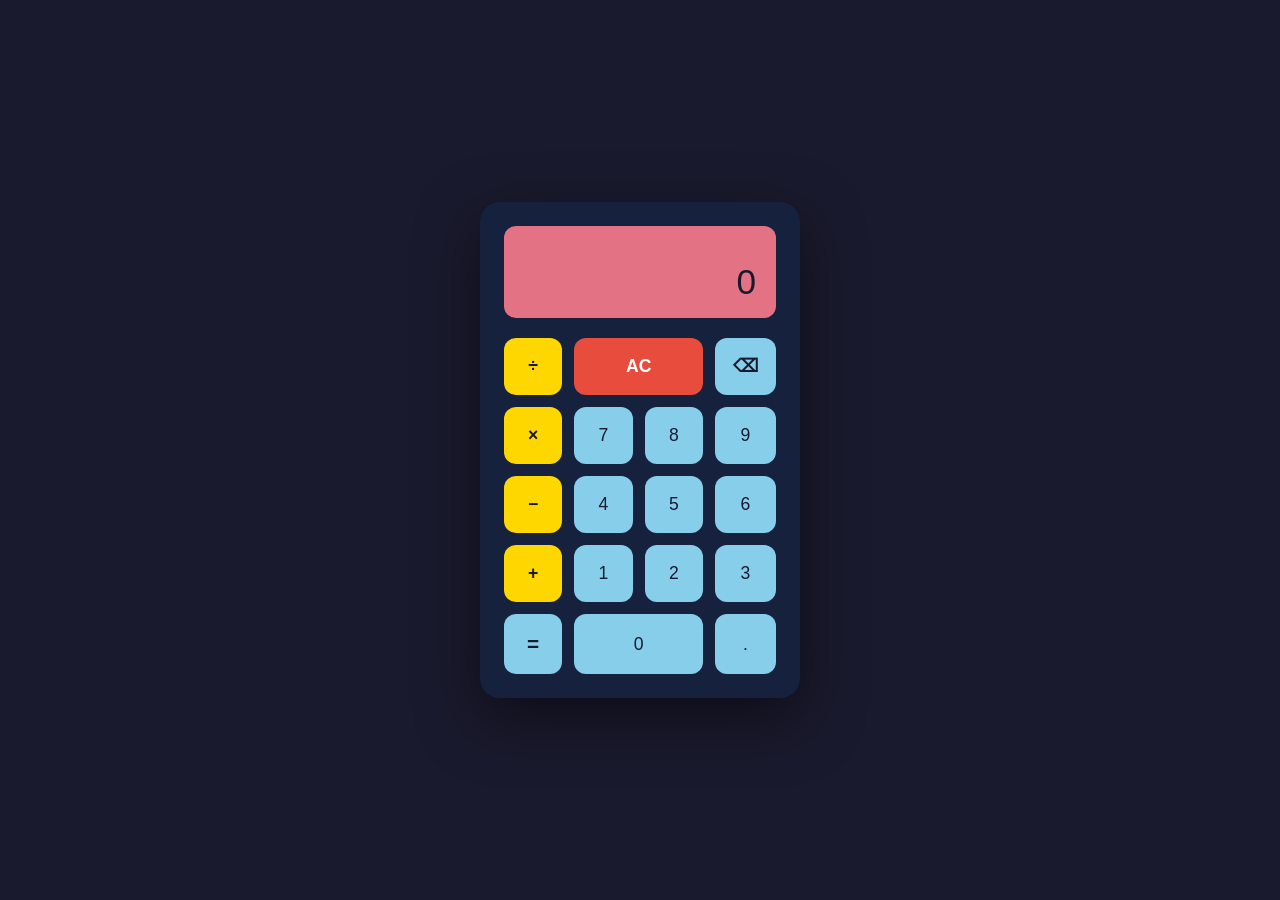
<file: WE-GenAI-SDLC/Lab3/index.html>
<!DOCTYPE html>
<html lang="en">
<head>
  <meta charset="UTF-8" />
  <meta name="viewport" content="width=device-width, initial-scale=1.0" />
  <!-- Content Security Policy: blocks inline scripts and external resources -->
  <meta http-equiv="Content-Security-Policy"
        content="default-src 'self'; script-src 'self'; style-src 'self'; object-src 'none';" />
  <title>Calculator</title>
  <link rel="stylesheet" href="style.css" />
</head>
<body>
  <div class="calculator">
    <div class="display" role="region" aria-label="Calculator display">
      <div id="expression" class="expression" aria-label="Expression"></div>
      <div id="result" class="result" aria-live="polite" aria-label="Result">0</div>
    </div>
    <div class="buttons" role="group" aria-label="Calculator buttons">
      <button class="btn btn-operator" data-value="/" aria-label="Divide">÷</button>
      <button class="btn btn-wide btn-clear" data-action="clear" aria-label="Clear all">AC</button>
      <button class="btn btn-delete" data-action="delete" aria-label="Delete last character">⌫</button>

      <button class="btn btn-operator" data-value="*" aria-label="Multiply">×</button>
      <button class="btn btn-number" data-value="7">7</button>
      <button class="btn btn-number" data-value="8">8</button>
      <button class="btn btn-number" data-value="9">9</button>

      <button class="btn btn-operator" data-value="-" aria-label="Subtract">−</button>
      <button class="btn btn-number" data-value="4">4</button>
      <button class="btn btn-number" data-value="5">5</button>
      <button class="btn btn-number" data-value="6">6</button>

      <button class="btn btn-operator" data-value="+" aria-label="Add">+</button>
      <button class="btn btn-number" data-value="1">1</button>
      <button class="btn btn-number" data-value="2">2</button>
      <button class="btn btn-number" data-value="3">3</button>

      <button class="btn btn-equals" data-action="equals" aria-label="Equals">=</button>
      <button class="btn btn-number btn-wide" data-value="0">0</button>
      <button class="btn btn-number" data-value="." aria-label="Decimal point">.</button>
    </div>
  </div>
  <script src="script.js"></script>
</body>
</html>
</file>
<file: WE-GenAI-SDLC/Lab3/style.css>
/* CSS custom properties — change colors in one place instead of hunting through the file */
:root {
  --color-bg-page:        #1a1a2e;
  --color-bg-calculator:  #16213e;
  --color-bg-display:     #e37384;
  --color-text-expression:#a0003a;
  --color-text-result:    #1a1a2e;

  --color-btn-number:     #87ceeb;
  --color-btn-number-hover:#60bde0;
  --color-btn-operator:   #ffd700;
  --color-btn-operator-hover:#ffe033;
  --color-btn-clear:      #e74c3c;
  --color-btn-clear-hover:#d7220e;
  --color-btn-equals:     #87ceeb;
  --color-btn-equals-hover:#60bde0;
  --color-btn-text-dark:  #1a1a2e;
  --color-btn-text-light: #ffffff;

  --radius-card: 20px;
  --radius-btn:  12px;
}

* {
  margin: 0;
  padding: 0;
  box-sizing: border-box;
}

body {
  display: flex;
  justify-content: center;
  align-items: center;
  min-height: 100vh;
  background: var(--color-bg-page);
  font-family: 'Segoe UI', Tahoma, Geneva, Verdana, sans-serif;
}

.calculator {
  background: var(--color-bg-calculator);
  border-radius: var(--radius-card);
  padding: 24px;
  box-shadow: 0 20px 60px rgba(0, 0, 0, 0.5);
  width: 320px;
}

/* Display */
.display {
  background: var(--color-bg-display);
  border-radius: var(--radius-btn);
  padding: 16px 20px;
  margin-bottom: 20px;
  min-height: 90px;
  display: flex;
  flex-direction: column;
  justify-content: flex-end;
  align-items: flex-end;
  overflow: hidden;
}

.expression {
  color: var(--color-text-expression);
  font-size: 0.9rem;
  min-height: 20px;
  word-break: break-all;
  text-align: right;
}

.result {
  color: var(--color-text-result);
  font-size: 2.2rem;
  font-weight: 300;
  word-break: break-all;
  text-align: right;
}

/* Button Grid */
.buttons {
  display: grid;
  grid-template-columns: repeat(4, 1fr);
  gap: 12px;
}

/* Base Button */
.btn {
  padding: 18px;
  border: none;
  border-radius: var(--radius-btn);
  font-size: 1.1rem;
  cursor: pointer;
  transition: background 0.15s ease, transform 0.1s ease;
  user-select: none;
}

.btn:active {
  transform: scale(0.95);
}

/* Keyboard-navigation focus indicator — visible only when using keyboard */
.btn:focus-visible {
  outline: 3px solid var(--color-btn-operator);
  outline-offset: 2px;
}

/* Number Buttons */
.btn-number {
  background: var(--color-btn-number);
  color: var(--color-btn-text-dark);
}

.btn-number:hover {
  background: var(--color-btn-number-hover);
}

/* Operator Buttons */
.btn-operator {
  background: var(--color-btn-operator);
  color: var(--color-btn-text-dark);
  font-weight: 700;
}

.btn-operator:hover {
  background: var(--color-btn-operator-hover);
}

/* Equals Button */
.btn-equals {
  background: var(--color-btn-equals);
  color: var(--color-btn-text-dark);
  font-weight: 700;
  font-size: 1.3rem;
}

.btn-equals:hover {
  background: var(--color-btn-equals-hover);
}

/* Clear Button */
.btn-clear {
  background: var(--color-btn-clear);
  color: var(--color-btn-text-light);
  font-weight: 600;
}

.btn-clear:hover {
  background: var(--color-btn-clear-hover);
}

/* Delete Button */
.btn-delete {
  background: var(--color-btn-number);
  color: var(--color-btn-text-dark);
  font-weight: 600;
}

.btn-delete:hover {
  background: var(--color-btn-number-hover);
}

/* Wide Button (spans 2 columns) */
.btn-wide {
  grid-column: span 2;
}
</file>
